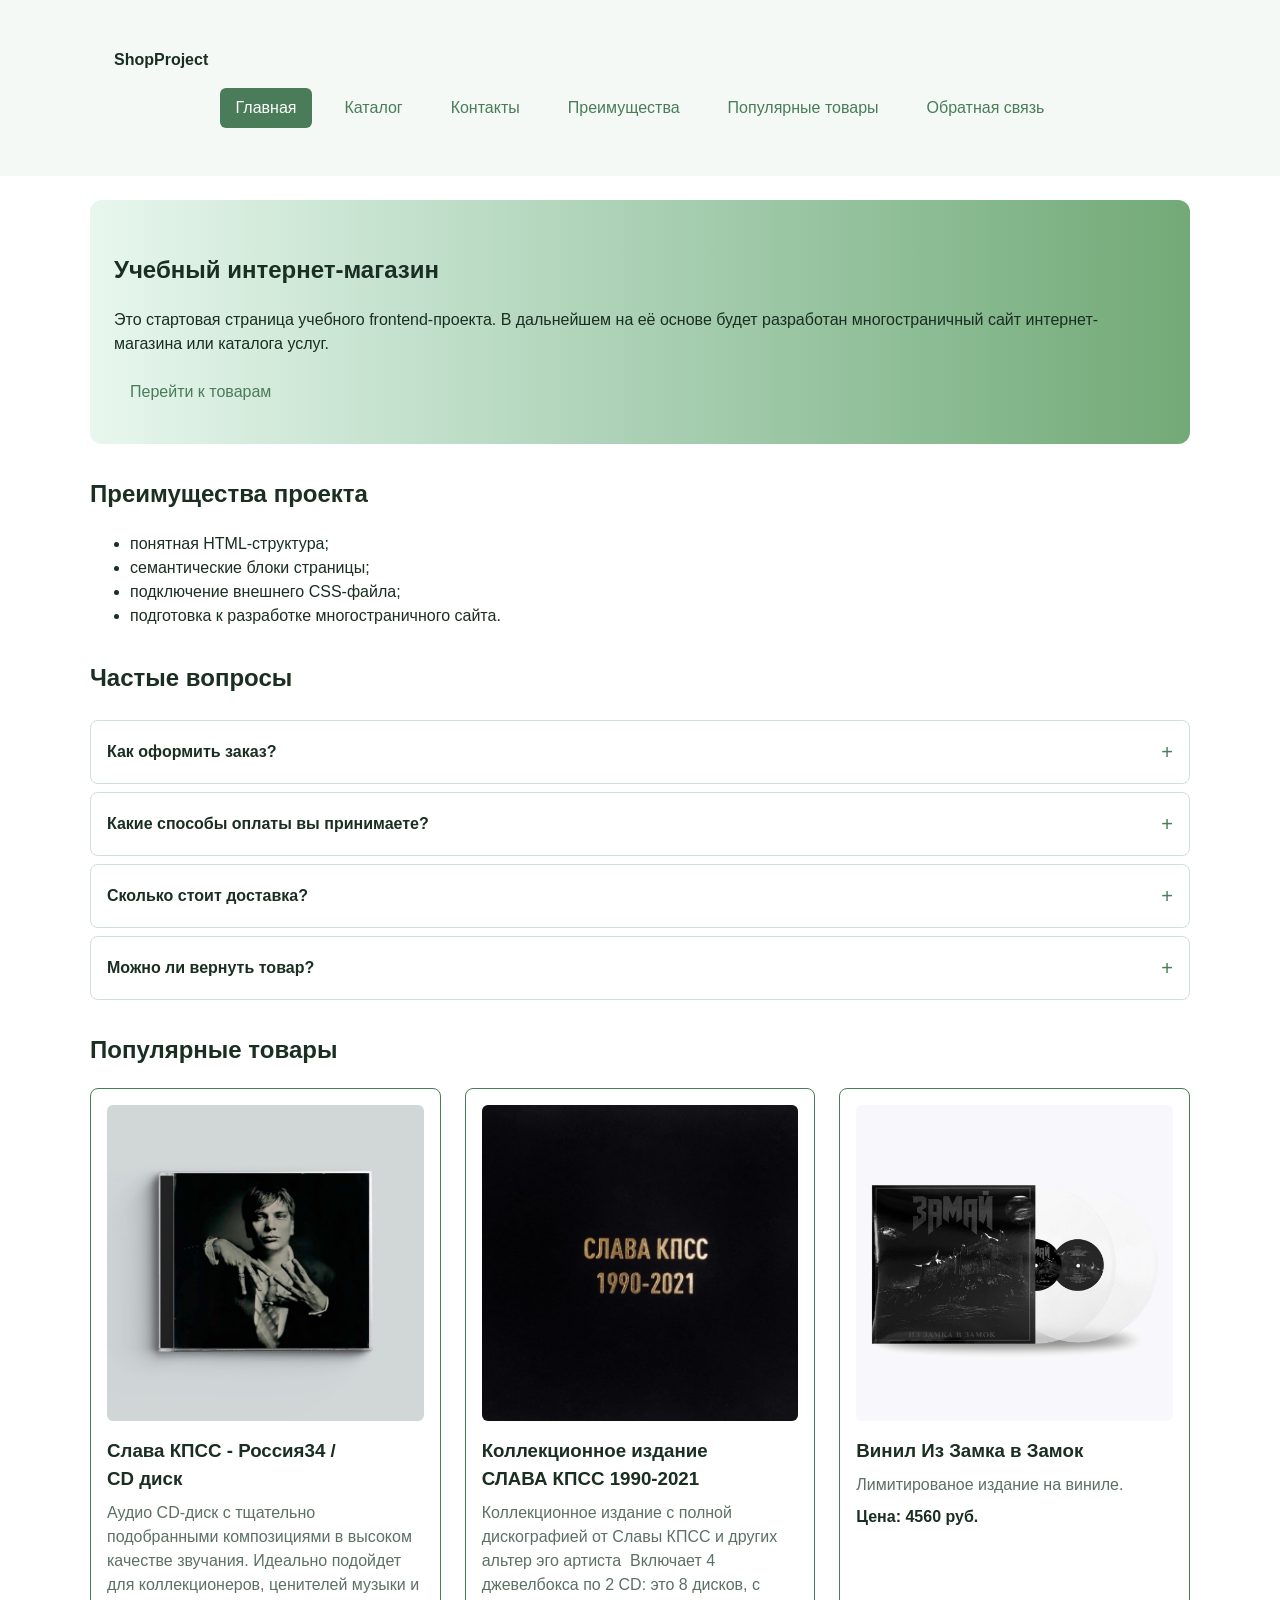
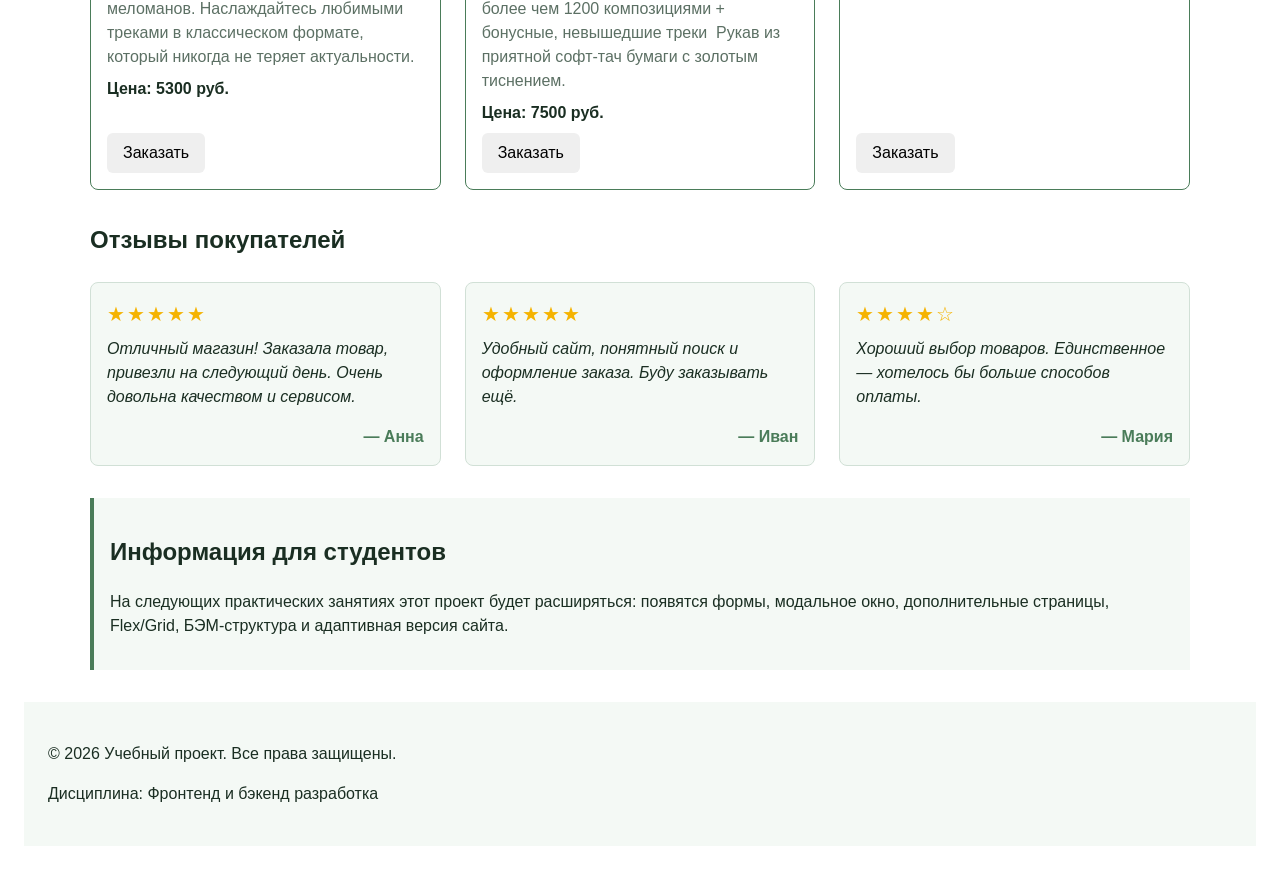
<file: index.html>
<!DOCTYPE html>
<html lang="ru">
<head>
  <meta charset="UTF-8">
  <meta name="viewport" content="width=device-width, initial-scale=1.0">
  <title>Учебный интернет-магазин</title>
  <link rel="stylesheet" href="css/style.css">
  <script src="js/main.js" defer></script>
</head>
<body>
<header class="site-header">
  <div class="site-header__inner">
    <a class="site-header__logo" href="index.html">ShopProject</a>

    <nav class="site-nav" aria-label="Основная навигация">
      <ul class="site-nav__list">
        <li class="site-nav__item">
          <a class="site-nav__link site-nav__link--active" href="index.html">Главная</a>
        </li>
        <li class="site-nav__item">
          <a class="site-nav__link" href="catalog.html">Каталог</a>
        </li>
        <li class="site-nav__item">
          <a class="site-nav__link" href="contacts.html">Контакты</a>
        </li>
        <li class="site-nav__item">
          <a class="site-nav__link" href="index.html#advantages">Преимущества</a>
        </li>
        <li class="site-nav__item">
          <a class="site-nav__link" href="index.html#popular">Популярные товары</a>
        </li>
        <li class="site-nav__item">
          <a class="site-nav__link" href="index.html#contacts">Обратная связь</a>
        </li>
      </ul>
    </nav>
  </div>
</header>

  <main>
    <!-- Основное содержимое страницы -->
    <section class="hero">
      <h1>Учебный интернет-магазин</h1>
      <p>
        Это стартовая страница учебного frontend-проекта.
        В дальнейшем на её основе будет разработан многостраничный сайт
        интернет-магазина или каталога услуг.
      </p>
      <a class="button" href="#popular">Перейти к товарам</a>
    </section>

    <section class="section" id="advantages">
      <h2>Преимущества проекта</h2>

      <ul class="advantages-list">
        <li>понятная HTML-структура;</li>
        <li>семантические блоки страницы;</li>
        <li>подключение внешнего CSS-файла;</li>
        <li>подготовка к разработке многостраничного сайта.</li>
      </ul>
    </section>
    
    <section class="faq" id="faq">
      <h2 class="faq__title">Частые вопросы</h2>

      <div class="faq__list">

        <details class="faq__item">
          <summary class="faq__question">Как оформить заказ?</summary>
          <p class="faq__answer">
            Чтобы оформить заказ, выберите понравившийся товар (CD, винил или коллекционное издание) в разделе «Каталог» или «Популярные товары». Нажмите кнопку «Заказать» — откроется форма заявки, где вам нужно будет указать своё имя, e-mail и номер телефона для связи. После заполнения нажмите «Отправить». Наш менеджер свяжется с вами в течение 15 минут в рабочее время, чтобы подтвердить наличие товара, уточнить детали доставки и согласовать удобный способ оплаты.
          </p>
        </details>

        <details class="faq__item">
          <summary class="faq__question">Какие способы оплаты вы принимаете?</summary>
          <p class="faq__answer">
            Мы стараемся сделать покупку максимально удобной, поэтому принимаем несколько видов оплаты:
          </p>

          <p class="faq__answer">— Банковские карты (Visa, MasterCard, МИР) — оплата проходит на защищённой странице банка;</p>
          <p class="faq__answer"> — Системы быстрых платежей (СБП) — по QR-коду через приложение вашего банка;</p>
          <p class="faq__answer">— Электронные кошельки (ЮMoney);</p>
          <p class="faq__answer">— Наличными курьеру при получении и осмотре заказа;</p>
          <p class="faq__answer">— Безналичный расчёт (для юридических лиц с предоставлением закрывающих документов).</p>

        </details>

        <details class="faq__item">
          <summary class="faq__question">Сколько стоит доставка?</summary>
          <p class="faq__answer">
            Стоимость и сроки доставки зависят от вашего региона и выбранного способа:
          </p>

          <p class="faq__answer">
            — По Москве и Санкт-Петербургу — курьером от 350 рублей (доставка от 1 до 2 дней). При заказе на сумму от 5000 рублей доставка по городу бесплатная;
          </p>

          <p class="faq__answer">
            — По России — Почтой России или курьерской службой (СДЭК, Boxberry) от 400 рублей. Срок доставки составляет от 3 до 7 рабочих дней в зависимости от удалённости региона;
          </p>

          <p class="faq__answer">
          — Самовывоз — абсолютно бесплатно. Вы можете забрать заказ из нашего пункта выдачи по адресу, указанному на странице «Контакты».
          </p>
        </details>

        <details class="faq__item">
          <summary class="faq__question">Можно ли вернуть товар?</summary>
          <p class="faq__answer">
            Да, вы можете вернуть товар в течение 14 дней с момента получения посылки.
          </p>

          <p class="faq__answer">
            Условия возврата: товар не должен быть в употреблении, на нём должны сохраниться оригинальная заводская упаковка, плёнка и все комплектующие (буклеты, вкладыши, наклейки).
          </p>

          <p class="faq__answer">
            Чтобы оформить возврат, свяжитесь с нами через форму обратной связи, приложите фото товара и чек. После проверки состояния возврат денежных средств осуществляется на ту же карту, с которой была произведена оплата, в течение 3–5 рабочих дней. (Обратите внимание: коллекционные издания с нарушенной заводской плёнкой возврату и обмену не подлежат, согласно законодательству).
          </p>
          
        </details>

      </div>
    </section>

    <section class="section" id="popular">
      <h2>Популярные товары</h2>

      <div class="products-grid">
        <article class="product-card product-card--featured">

          <img class="product-card__image" src="images/product-1.jpg" alt="CD диск Слава КПСС" width="300" height="200" loading="lazy">

          <h3 class="product-card__title">Слава КПСС - Россия34 / CD диск</h3>
          <p class="product-card__description">Аудио CD-диск с тщательно подобранными композициями в высоком качестве звучания. Идеально подойдет для коллекционеров, ценителей музыки и меломанов. Наслаждайтесь любимыми треками в классическом формате, который никогда не теряет актуальности.</p>
          <p class="product-card__price">Цена: 5300 руб.</p>
          <button
            class="button product-card__button"
            type="button"
            data-product="Товар 1">Заказать</button>
        </article>

        <article class="product-card product-card--featured">

          <img class="product-card__image" src="images/product-2.jpg" alt="Коллекционный" width="300" height="200" loading="lazy">

          <h3 class="product-card__title">Коллекционное издание СЛАВА КПСС 1990-2021</h3>
          <p class="product-card__description">Коллекционное издание с полной дискографией от Славы КПСС и других альтер эго артиста  Включает 4 джевелбокса по 2 CD: это 8 дисков, с более чем 1200 композициями + бонусные, невышедшие треки  Рукав из приятной софт-тач бумаги с золотым тиснением.</p>
          <p class="product-card__price">Цена: 7500 руб.</p>
          <button
            class="button product-card__button"
            type="button"
            data-product="Товар 2">Заказать</button>
        </article>

        <article class="product-card product-card--featured">

          <img class="product-card__image" src="images/product-3.jpg" alt="Замай" width="300" height="200" loading="lazy">

          <h3 class="product-card__title">Винил Из Замка в Замок</h3>
          <p class="product-card__description">Лимитированое издание на виниле.</p>
          <p class="product-card__price">Цена: 4560 руб.</p>
          <button
            class="button product-card__button"
            type="button"
            data-product="Товар 3">Заказать</button>
        </article>
      </div>
    </section>


    <section class="reviews" id="reviews">
      <h2 class="reviews__title">Отзывы покупателей</h2>

      <div class="reviews__list">

        <article class="review-card">
          <div class="review-card__stars" aria-label="Оценка 5 из 5">★★★★★</div>
          <p class="review-card__text">Отличный магазин! Заказала товар, привезли на следующий день. Очень довольна качеством и сервисом.</p>
          <p class="review-card__author">— Анна</p>
        </article>

        <article class="review-card">
          <div class="review-card__stars" aria-label="Оценка 5 из 5">★★★★★</div>
          <p class="review-card__text">Удобный сайт, понятный поиск и оформление заказа. Буду заказывать ещё.</p>
          <p class="review-card__author">— Иван</p>
        </article>

        <article class="review-card">
          <div class="review-card__stars" aria-label="Оценка 4 из 5">★★★★☆</div>
          <p class="review-card__text">Хороший выбор товаров. Единственное — хотелось бы больше способов оплаты.</p>
          <p class="review-card__author">— Мария</p>
        </article>

      </div>
    </section>


    <aside class="aside-info">
      <h2>Информация для студентов</h2>
      <p>
        На следующих практических занятиях этот проект будет расширяться:
        появятся формы, модальное окно, дополнительные страницы, Flex/Grid,
        БЭМ-структура и адаптивная версия сайта.
      </p>
    </aside>

    <footer id="contacts">
      <p>&copy; 2026 Учебный проект. Все права защищены.</p>
      <p>Дисциплина: Фронтенд и бэкенд разработка</p>
    </footer>

  </main>
  <dialog class="order-dialog" id="order-dialog" aria-labelledby="order-dialog-title">
    <h2 class="order-dialog__title" id="order-dialog-title">Оформление заявки</h2>

    <form class="order-form" id="order-form" action="#" method="post" novalidate>
      <input
        class="order-form__input"
        id="selected-product"
        name="selected-product"
        type="hidden"
      >

      <div class="order-form__field">
        <label class="order-form__label" for="order-name">Имя</label>
        <input
          class="order-form__input"
          id="order-name"
          name="name"
          type="text"
          placeholder="Введите ваше имя"
          minlength="2"
          autocomplete="given-name"
          required
        >
      </div>

      <div class="order-form__field">
        <label class="order-form__label" for="order-email">E-mail</label>
        <input
          class="order-form__input"
          id="order-email"
          name="email"
          type="email"
          placeholder="example@mail.ru"
          autocomplete="email"
          required
        >
      </div>

      <div class="order-form__field">
        <label class="order-form__label" for="order-phone">Телефон</label>
        <input
          class="order-form__input"
          id="order-phone"
          name="phone"
          type="tel"
          inputmode="tel"
          placeholder="+7 (900) 000-00-00"
          pattern="^\+7 \(\d{3}\) \d{3}-\d{2}-\d{2}$"
          required
        >
        <small class="order-form__hint">Формат: +7 (900) 000-00-00</small>
      </div>

      <div class="order-form__field">
        <label class="order-form__label" for="order-date">Дата связи</label>
        <input
          class="order-form__input"
          id="order-date"
          name="date"
          type="date"
        >
      </div>

      <div class="order-form__field">
        <label class="order-form__label" for="order-topic">Тема заявки</label>
        <select class="order-form__input" id="order-topic" name="topic" required>
          <option value="">Выберите тему</option>
          <option value="product">Заказ товара</option>
          <option value="consultation">Консультация</option>
          <option value="delivery">Доставка</option>
        </select>
      </div>

      <div class="order-form__field">
        <label class="order-form__label" for="order-comment">Комментарий</label>
        <textarea
          class="order-form__input"
          id="order-comment"
          name="comment"
          rows="4"
          placeholder="Укажите дополнительную информацию"
        ></textarea>
      </div>

      <div class="order-form__field order-form__field--checkbox">
        <label class="order-form__label">
          <input
            class="order-form__checkbox"
            id="order-agreement"
            name="agreement"
            type="checkbox"
            required
          >
          Я согласен на обработку данных
        </label>
      </div>

      <div class="order-form__actions">
        <button class="button button--secondary" type="button" id="close-order-dialog">
          Закрыть
        </button>
        <button class="button button--primary" type="submit">
          Отправить заявку
        </button>
      </div>
    </form>
  </dialog>

  <p class="success-message" id="success-message" hidden>
    Форма успешно отправлена!
  </p>

</body>
</html>
</file>
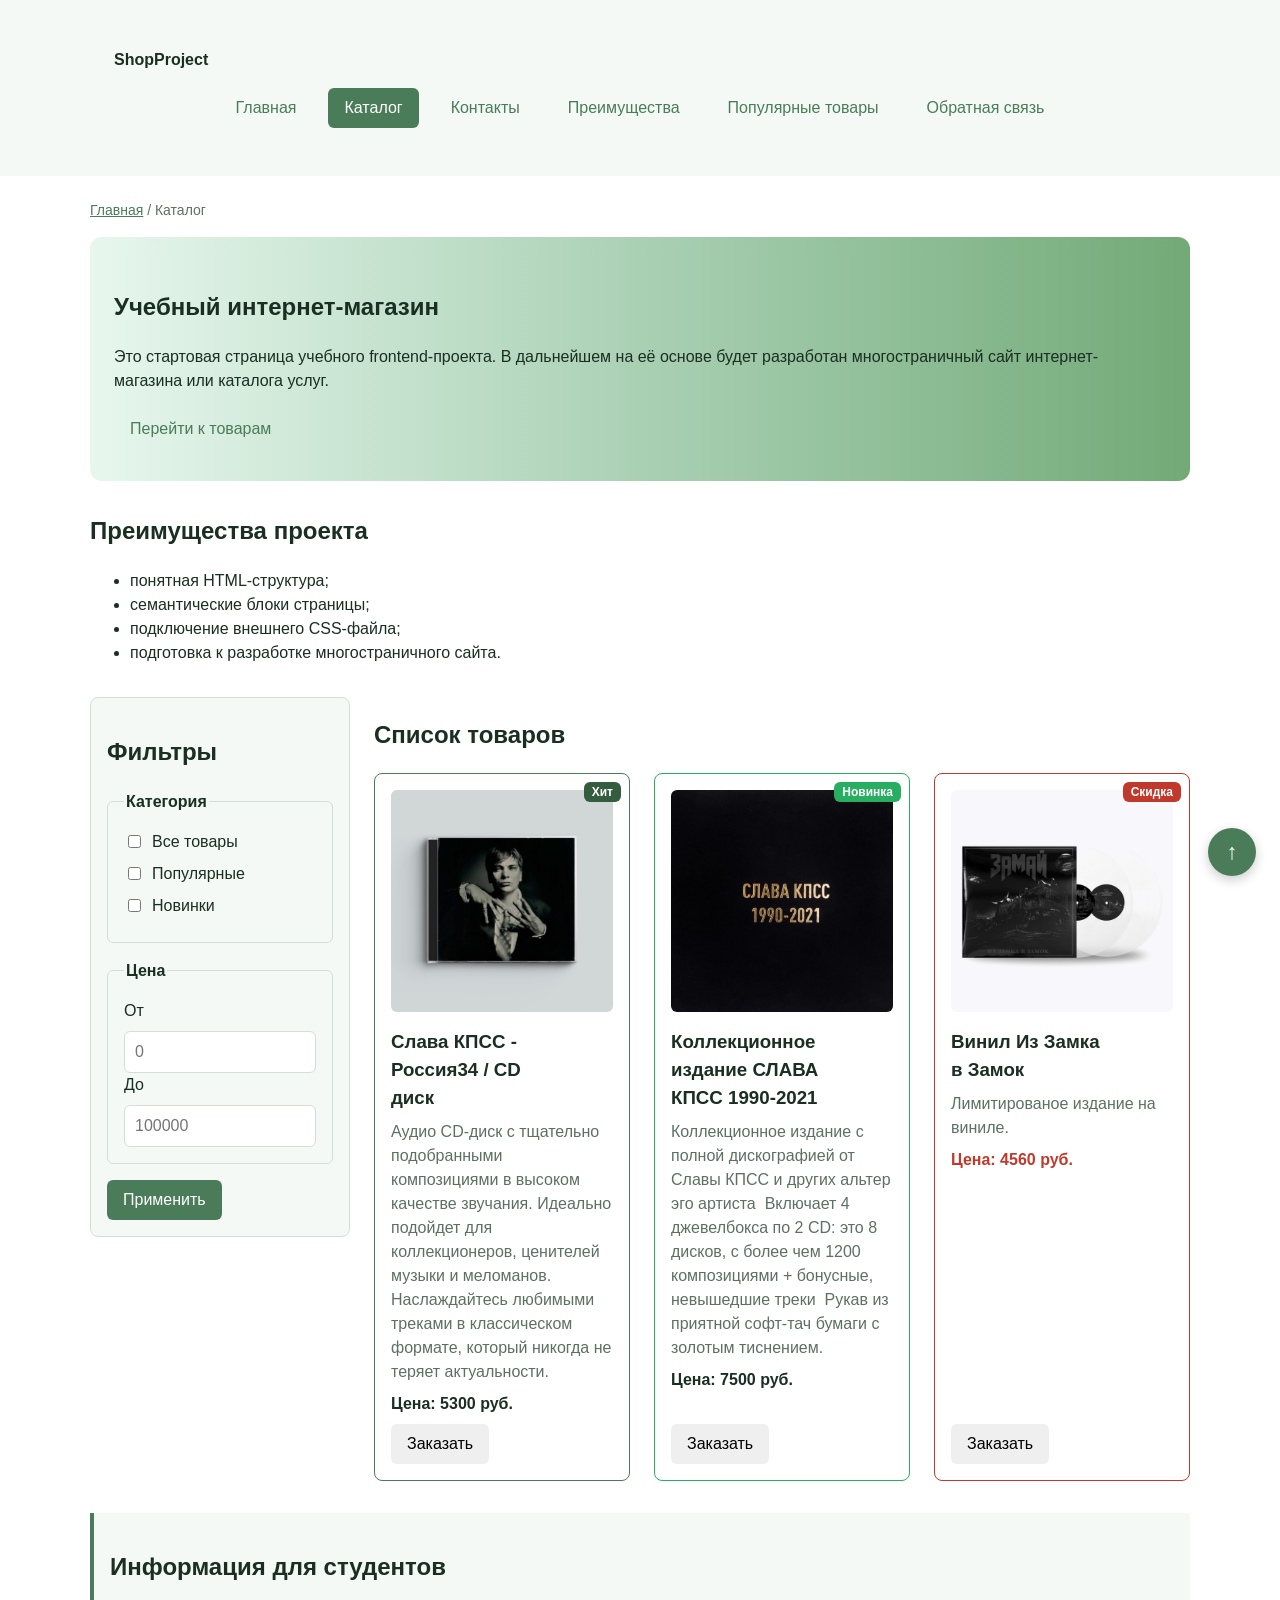
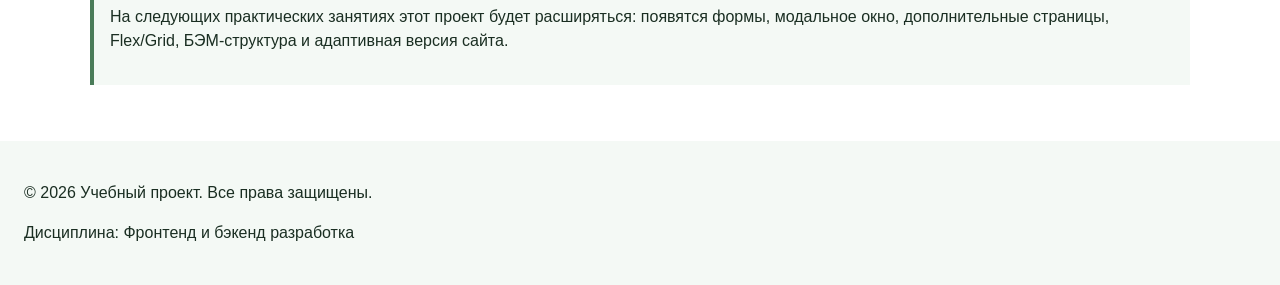
<file: catalog.html>
<!DOCTYPE html>
<html lang="ru">

<head>
  <meta charset="UTF-8">
  <meta name="viewport" content="width=device-width, initial-scale=1.0">
  <title>Каталог товаров</title>

  <link rel="stylesheet" href="css/style.css">
  <script src="js/main.js" defer></script>
</head>

<body id="top">
  <header class="site-header">
    <div class="site-header__inner">
      <a class="site-header__logo" href="index.html">ShopProject</a>

      <nav class="site-nav" aria-label="Основная навигация">
        <ul class="site-nav__list">
          <li class="site-nav__item">
            <a class="site-nav__link" href="index.html">Главная</a>
          </li>
          <li class="site-nav__item">
            <a class="site-nav__link site-nav__link--active" href="catalog.html">Каталог</a>
          </li>
          <li class="site-nav__item">
            <a class="site-nav__link" href="contacts.html">Контакты</a>
          </li>
          <li class="site-nav__item">
            <a class="site-nav__link" href="index.html#advantages">Преимущества</a>
          </li>
          <li class="site-nav__item">
            <a class="site-nav__link" href="index.html#popular">Популярные товары</a>
          </li>
          <li class="site-nav__item">
            <a class="site-nav__link" href="index.html#contacts">Обратная связь</a>
          </li>
        </ul>
      </nav>
    </div>
  </header>


  <main>
    <nav class="breadcrumbs" aria-label="Хлебные крошки">
      <a class="breadcrumbs__link" href="index.html">Главная</a>
      <span class="breadcrumbs__current">Каталог</span>
    </nav>

    <section class="hero">

      <h1>Учебный интернет-магазин</h1>

      <p>
        Это стартовая страница учебного frontend-проекта.
        В дальнейшем на её основе будет разработан многостраничный сайт
        интернет-магазина или каталога услуг.
      </p>

      <a class="button" href="#popular">Перейти к товарам</a>

    </section>


    <section class="section" id="advantages">

      <h2>Преимущества проекта</h2>

      <ul class="advantages-list">
        <li>понятная HTML-структура;</li>
        <li>семантические блоки страницы;</li>
        <li>подключение внешнего CSS-файла;</li>
        <li>подготовка к разработке многостраничного сайта.</li>
      </ul>

    </section>

    <section class="catalog-layout">
      <aside class="catalog-filters">
        <h2 class="catalog-filters__title">Фильтры</h2>

        <form class="catalog-filters__form" action="#" method="get">
          <fieldset class="catalog-filters__fieldset">
            <legend class="catalog-filters__legend">Категория</legend>

            <label class="catalog-filters__label">
              <input class="catalog-filters__input catalog-filters__input--checkbox" type="checkbox" name="category" value="all">
              Все товары
            </label>

            <label class="catalog-filters__label">
              <input class="catalog-filters__input catalog-filters__input--checkbox" type="checkbox" name="category" value="popular">
              Популярные
            </label>

            <label class="catalog-filters__label">
              <input class="catalog-filters__input catalog-filters__input--checkbox" type="checkbox" name="category" value="new">
              Новинки
            </label>
          </fieldset>

          <fieldset class="catalog-filters__fieldset">
            <legend class="catalog-filters__legend">Цена</legend>

            <label class="catalog-filters__label" for="price-from">От</label>
            <input class="catalog-filters__input" id="price-from" name="price-from" type="number" min="0" placeholder="0">

            <label class="catalog-filters__label" for="price-to">До</label>
            <input class="catalog-filters__input" id="price-to" name="price-to" type="number" min="0" placeholder="100000">
          </fieldset>

          <button class="button button--primary" type="submit">Применить</button>
        </form>
      </aside>

      <section class="catalog-products">
        <h2 class="catalog-products__title">Список товаров</h2>

        <div class="products-grid">

          <article class="product-card product-card--featured">
            <span class="product-card__badge product-card__badge--hit">Хит</span>

            <img class="product-card__image" src="images/product-1.jpg" alt="Слава КПСС - Россия34" width="300" height="200" loading="lazy">

            <h3 class="product-card__title">
              <a href="product.html" style="color: inherit; text-decoration: none;">Слава КПСС - Россия34 / CD диск</a>
            </h3>

            <p class="product-card__description">Аудио CD-диск с тщательно подобранными композициями в высоком качестве звучания. Идеально подойдет для коллекционеров, ценителей музыки и меломанов. Наслаждайтесь любимыми треками в классическом формате, который никогда не теряет актуальности.</p>
            <p class="product-card__price">Цена: 5300 руб.</p>
            <button
              class="button product-card__button"
              type="button"
              data-product="Товар 1"
            >
              Заказать
            </button>
          </article>

          <article class="product-card product-card--new">
            <span class="product-card__badge product-card__badge--new">Новинка</span>

            <img class="product-card__image" src="images/product-2.jpg" alt="Коллекционное издание СЛАВА КПСС 1990-2021" width="300" height="200" loading="lazy">

            <h3 class="product-card__title">
              <a href="product-2.html" style="color: inherit; text-decoration: none;">Коллекционное издание СЛАВА КПСС 1990-2021</a>
            </h3>

            <p class="product-card__description">Коллекционное издание с полной дискографией от Славы КПСС и других альтер эго артиста  Включает 4 джевелбокса по 2 CD: это 8 дисков, с более чем 1200 композициями + бонусные, невышедшие треки  Рукав из приятной софт-тач бумаги с золотым тиснением.</p>
            <p class="product-card__price">Цена: 7500 руб.</p>
            <button
              class="button product-card__button"
              type="button"
              data-product="Товар 2"
            >
              Заказать
            </button>
          </article>

          <article class="product-card product-card--discount">
            <span class="product-card__badge product-card__badge--discount">Скидка</span>

            <img class="product-card__image" src="images/product-3.jpg" alt="Замай" width="300" height="200" loading="lazy">

            <h3 class="product-card__title">
              <a href="product-3.html" style="color: inherit; text-decoration: none;">Винил Из Замка в Замок</a>
            </h3>

            <p class="product-card__description">Лимитированое издание на виниле.</p>
            <p class="product-card__price">Цена: 4560 руб.</p>
            <button
              class="button product-card__button"
              type="button"
              data-product="Товар 3"
            >
              Заказать
            </button>
          </article>

        </div>
      </section>
    </section>


    <aside class="aside-info">

      <h2>Информация для студентов</h2>

      <p>
        На следующих практических занятиях этот проект будет расширяться:
        появятся формы, модальное окно, дополнительные страницы, Flex/Grid,
        БЭМ-структура и адаптивная версия сайта.
      </p>

    </aside>

  </main>


  <footer id="contacts">

    <p>
      &copy; 2026 Учебный проект. Все права защищены.
    </p>

    <p>
      Дисциплина: Фронтенд и бэкенд разработка
    </p>

  </footer>


  <dialog
    class="order-dialog"
    id="order-dialog"
    aria-labelledby="order-dialog-title">

    <h2 id="order-dialog-title">Оформление заявки</h2>

    <form
      class="order-form"
      id="order-form"
      action="#"
      method="post"
      novalidate>

      <input
        class="order-form__input"
        id="selected-product"
        name="selected-product"
        type="hidden">

      <div class="order-form__field">
        <label class="order-form__label" for="order-name">Имя</label>
        <input
          class="order-form__input"
          id="order-name"
          name="name"
          type="text"
          placeholder="Введите ваше имя"
          minlength="2"
          autocomplete="given-name"
          required>
      </div>

      <div class="order-form__field">
        <label class="order-form__label" for="order-email">E-mail</label>
        <input
          class="order-form__input"
          id="order-email"
          name="email"
          type="email"
          placeholder="example@mail.ru"
          autocomplete="email"
          required>
      </div>

      <div class="order-form__field">
        <label class="order-form__label" for="order-phone">Телефон</label>
        <input
          class="order-form__input"
          id="order-phone"
          name="phone"
          type="tel"
          inputmode="tel"
          placeholder="+7 (900) 000-00-00"
          pattern="^\+7 \(\d{3}\) \d{3}-\d{2}-\d{2}$"
          required>
        <small class="order-form__hint">Формат: +7 (900) 000-00-00</small>
      </div>

      <div class="order-form__field">
        <label class="order-form__label" for="order-date">Дата связи</label>
        <input
          class="order-form__input"
          id="order-date"
          name="date"
          type="date">
      </div>

      <div class="order-form__field">
        <label class="order-form__label" for="order-topic">Тема заявки</label>
        <select
          class="order-form__select"
          id="order-topic"
          name="topic"
          required>
          <option value="">Выберите тему</option>
          <option value="product">Заказ товара</option>
          <option value="consultation">Консультация</option>
          <option value="delivery">Доставка</option>
        </select>
      </div>

      <div class="order-form__field">
        <label class="order-form__label" for="order-comment">Комментарий</label>
        <textarea
          class="order-form__textarea"
          id="order-comment"
          name="comment"
          rows="4"
          placeholder="Укажите дополнительную информацию"
        ></textarea>
      </div>

      <div class="order-form__field order-form__field--checkbox">
        <label class="order-form__label">
          <input
            class="order-form__checkbox"
            id="order-agreement"
            name="agreement"
            type="checkbox"
            required>
          Я согласен на обработку данных
        </label>
      </div>

      <div class="order-form__actions">
        <button
          class="button button--secondary"
          type="button"
          id="close-order-dialog">
          Закрыть
        </button>
        <button
          class="button button--primary"
          type="submit">
          Отправить заявку
        </button>
      </div>
    </form>
  </dialog>


  <p
    class="success-message"
    id="success-message"
    hidden>
    Форма успешно отправлена!
  </p>


  <a class="back-to-top" href="#top" aria-label="Вернуться наверх">↑</a>


</body>
</html>
</file>
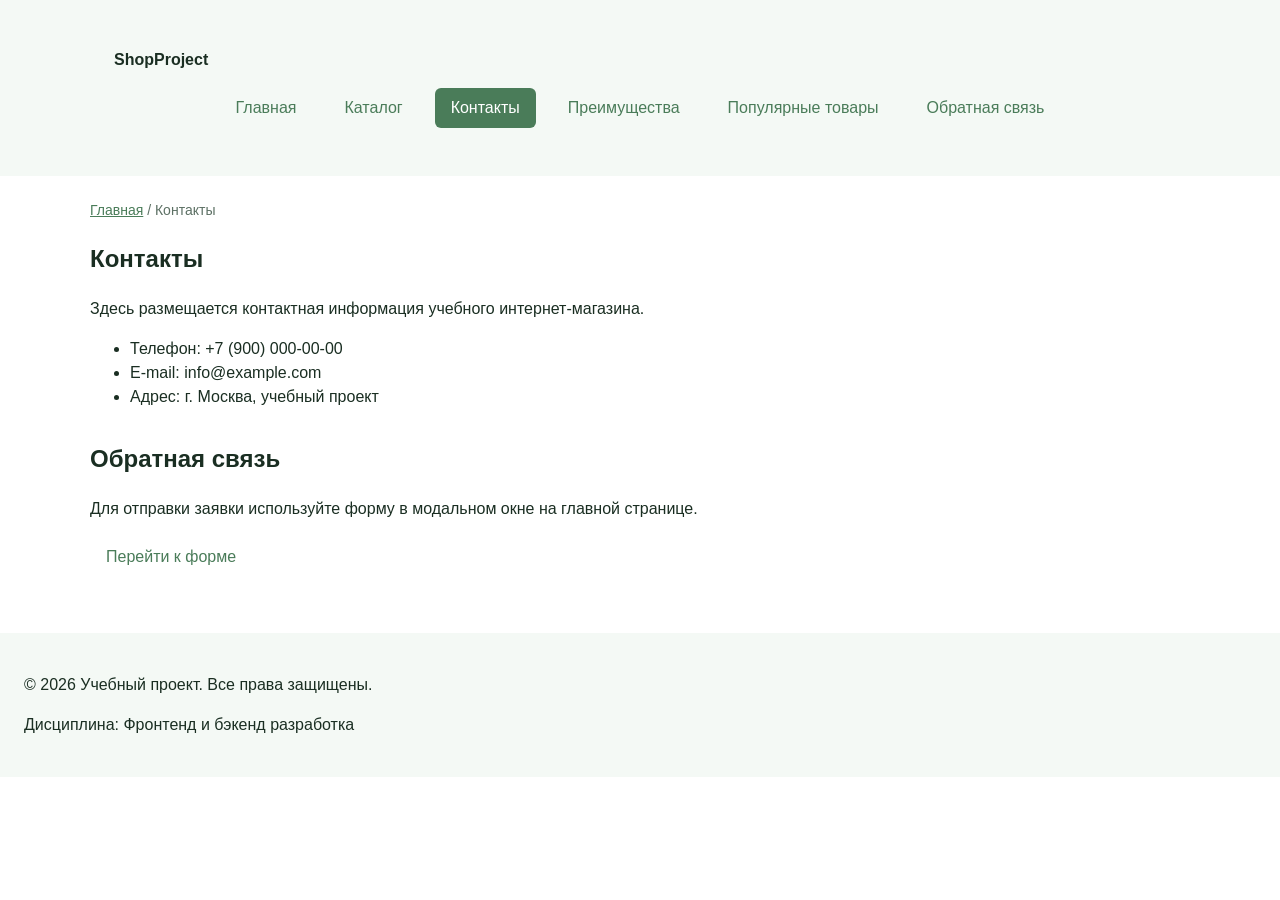
<file: contacts.html>
<!DOCTYPE html>
<html lang="ru">
<head>
  <meta charset="UTF-8">
  <meta name="viewport" content="width=device-width, initial-scale=1.0">
  <meta name="description" content="Контактная информация учебного интернет-магазина.">
  <title>Контакты — Учебный интернет-магазин</title>
  <link rel="stylesheet" href="css/style.css">
</head>
<body>
  <header class="site-header">
    <div class="site-header__inner">
      <a class="site-header__logo" href="index.html">ShopProject</a>

      <nav class="site-nav" aria-label="Основная навигация">
        <ul class="site-nav__list">
          <li class="site-nav__item">
            <a class="site-nav__link" href="index.html">Главная</a>
          </li>
          <li class="site-nav__item">
            <a class="site-nav__link" href="catalog.html">Каталог</a>
          </li>
          <li class="site-nav__item">
            <a class="site-nav__link site-nav__link--active" href="contacts.html">Контакты</a>
          </li>
          <li class="site-nav__item">
            <a class="site-nav__link" href="index.html#advantages">Преимущества</a>
          </li>
          <li class="site-nav__item">
            <a class="site-nav__link" href="index.html#popular">Популярные товары</a>
          </li>
          <li class="site-nav__item">
            <a class="site-nav__link" href="index.html#contacts">Обратная связь</a>
          </li>
        </ul>
      </nav>
    </div>
  </header>

  <main>
    <nav class="breadcrumbs" aria-label="Хлебные крошки">
      <a class="breadcrumbs__link" href="index.html">Главная</a>
      <span class="breadcrumbs__current">Контакты</span>
    </nav>

    <section class="section">
      <h1>Контакты</h1>
      <p>
        Здесь размещается контактная информация учебного интернет-магазина.
      </p>

      <ul>
        <li>Телефон: +7 (900) 000-00-00</li>
        <li>E-mail: info@example.com</li>
        <li>Адрес: г. Москва, учебный проект</li>
      </ul>
    </section>

    <section class="section" id="feedback">
      <h2>Обратная связь</h2>
      <p>
        Для отправки заявки используйте форму в модальном окне на главной странице.
      </p>
      <a class="button" href="index.html#contacts">Перейти к форме</a>
    </section>
  </main>

  <footer>
    <p>&copy; 2026 Учебный проект. Все права защищены.</p>
    <p>Дисциплина: Фронтенд и бэкенд разработка</p>
  </footer>
</body>
</html>
</file>
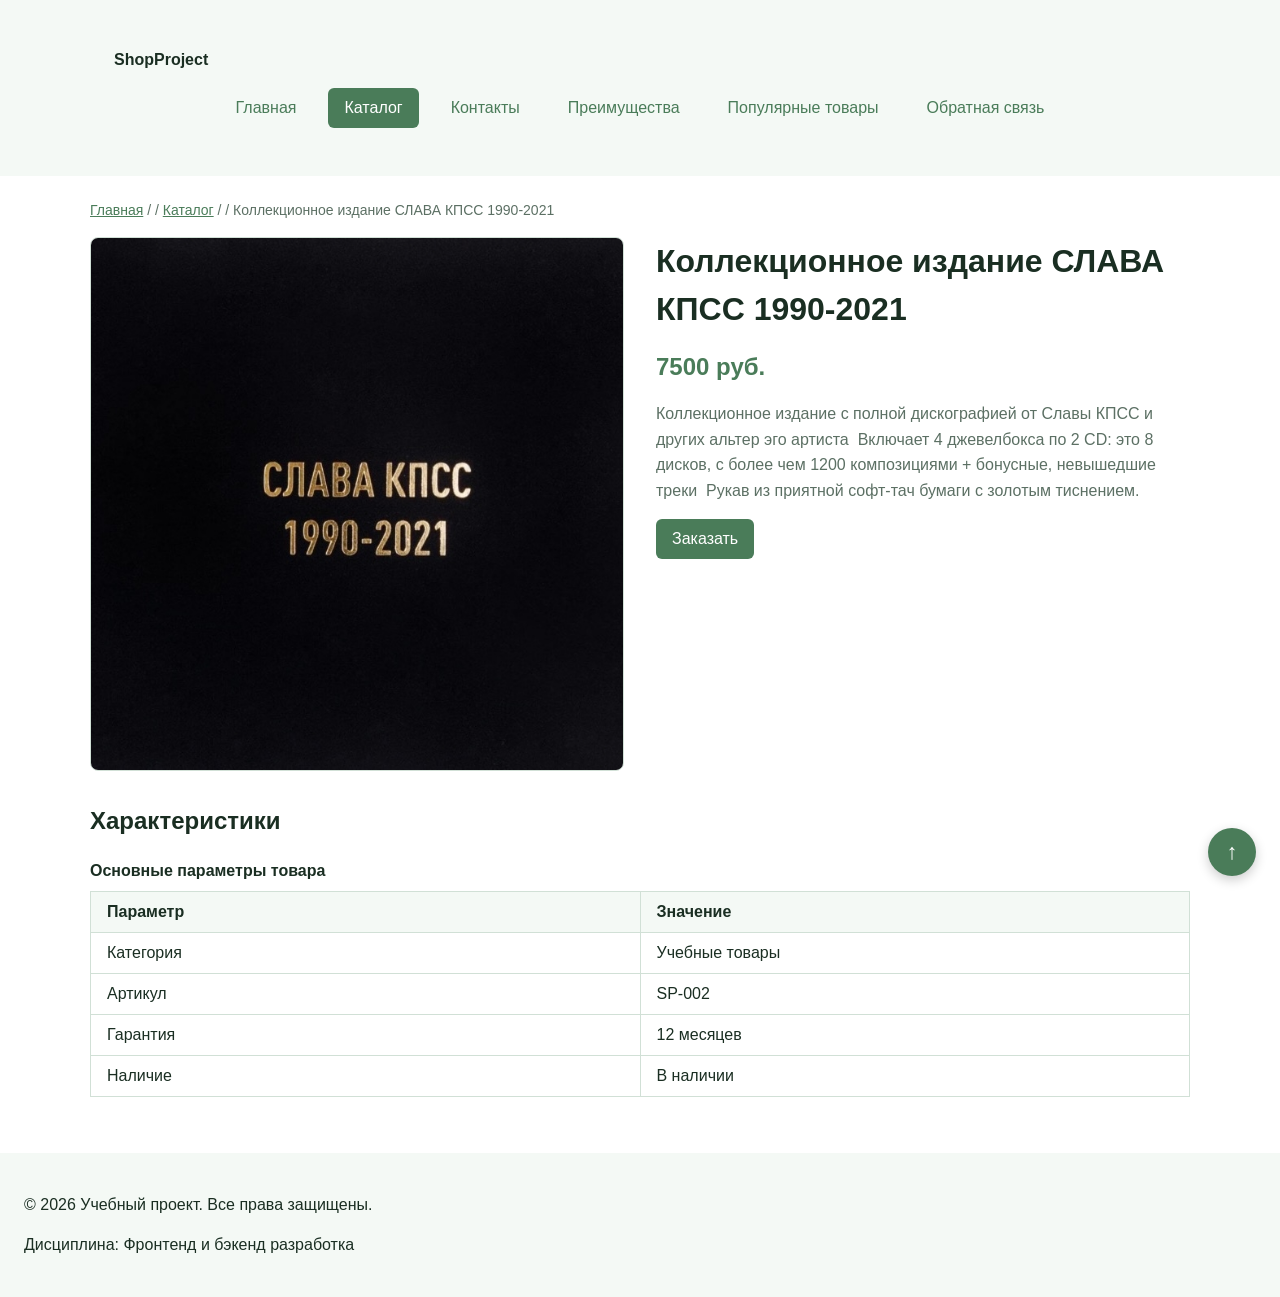
<file: product-2.html>
<!DOCTYPE html>
<html lang="ru">
<head>
  <meta charset="UTF-8">
  <meta name="viewport" content="width=device-width, initial-scale=1.0">
  <title>Коллекционное издание СЛАВА КПСС 1990-2021 — ShopProject</title>
  <meta name="description" content="Подробная информация о товаре 1 в учебном интернет-магазине ShopProject.">
  <link rel="stylesheet" href="css/style.css">
  <script src="js/main.js" defer></script>
</head>
<body id="top">

  <header class="site-header">
    <div class="site-header__inner">
      <a class="site-header__logo" href="index.html">ShopProject</a>

      <nav class="site-nav" aria-label="Основная навигация">
        <ul class="site-nav__list">
          <li class="site-nav__item">
            <a class="site-nav__link" href="index.html">Главная</a>
          </li>
          <li class="site-nav__item">
            <a class="site-nav__link site-nav__link--active" href="catalog.html">Каталог</a>
          </li>
          <li class="site-nav__item">
            <a class="site-nav__link" href="contacts.html">Контакты</a>
          </li>
          <li class="site-nav__item">
            <a class="site-nav__link" href="index.html#advantages">Преимущества</a>
          </li>
          <li class="site-nav__item">
            <a class="site-nav__link" href="index.html#popular">Популярные товары</a>
          </li>
          <li class="site-nav__item">
            <a class="site-nav__link" href="index.html#contacts">Обратная связь</a>
          </li>
        </ul>
      </nav>
    </div>
  </header>

  <main>
    <nav class="breadcrumbs" aria-label="Хлебные крошки">
      <a class="breadcrumbs__link" href="index.html">Главная</a>
      <span class="breadcrumbs__current"> / </span>
      <a class="breadcrumbs__link" href="catalog.html">Каталог</a>
      <span class="breadcrumbs__current"> / Коллекционное издание СЛАВА КПСС 1990-2021</span>
    </nav>

    <article class="product-detail">
      <img 
        class="product-detail__image" 
        src="images/product-2.jpg" 
        alt="Учебный товар 2 — общий вид" 
        width="600" 
        height="400"
      >

      <div class="product-detail__info">
        <h1 class="product-detail__title">Коллекционное издание СЛАВА КПСС 1990-2021</h1>
        <p class="product-detail__price">7500 руб.</p>
        <p class="product-detail__description">
          Коллекционное издание с полной дискографией от Славы КПСС и других альтер эго артиста  Включает 4 джевелбокса по 2 CD: это 8 дисков, с более чем 1200 композициями + бонусные, невышедшие треки  Рукав из приятной софт-тач бумаги с золотым тиснением.
        </p>

        <button class="button button--primary product-card__button" type="button" data-product="Товар 2">
        Заказать
        </button>

      </div>
    </article>

    <section class="product-specs" style="max-width: var(--container-width); margin: 0 auto var(--space-xl);">
      <h2>Характеристики</h2>
      <table class="product-table">
        <caption>Основные параметры товара</caption>
        <thead>
          <tr>
            <th>Параметр</th>
            <th>Значение</th>
          </tr>
        </thead>
        <tbody>
          <tr>
            <td>Категория</td>
            <td>Учебные товары</td>
          </tr>
          <tr>
            <td>Артикул</td>
            <td>SP-002</td>
          </tr>
          <tr>
            <td>Гарантия</td>
            <td>12 месяцев</td>
          </tr>
          <tr>
            <td>Наличие</td>
            <td>В наличии</td>
          </tr>
        </tbody>
      </table>
    </section>
  </main>

  <footer id="contacts">
    <p>&copy; 2026 Учебный проект. Все права защищены.</p>
    <p>Дисциплина: Фронтенд и бэкенд разработка</p>
  </footer>
  
  <dialog
    class="order-dialog"
    id="order-dialog"
    aria-labelledby="order-dialog-title">

    <h2 id="order-dialog-title">Оформление заявки</h2>

    <form
      class="order-form"
      id="order-form"
      action="#"
      method="post"
      novalidate>

      <input
        class="order-form__input"
        id="selected-product"
        name="selected-product"
        type="hidden">

      <div class="order-form__field">
        <label class="order-form__label" for="order-name">Имя</label>
        <input
          class="order-form__input"
          id="order-name"
          name="name"
          type="text"
          placeholder="Введите ваше имя"
          minlength="2"
          autocomplete="given-name"
          required>
      </div>

      <div class="order-form__field">
        <label class="order-form__label" for="order-email">E-mail</label>
        <input
          class="order-form__input"
          id="order-email"
          name="email"
          type="email"
          placeholder="example@mail.ru"
          autocomplete="email"
          required>
      </div>

      <div class="order-form__field">
        <label class="order-form__label" for="order-phone">Телефон</label>
        <input
          class="order-form__input"
          id="order-phone"
          name="phone"
          type="tel"
          inputmode="tel"
          placeholder="+7 (900) 000-00-00"
          pattern="^\+7 \(\d{3}\) \d{3}-\d{2}-\d{2}$"
          required>
        <small class="order-form__hint">Формат: +7 (900) 000-00-00</small>
      </div>

      <div class="order-form__field">
        <label class="order-form__label" for="order-date">Дата связи</label>
        <input
          class="order-form__input"
          id="order-date"
          name="date"
          type="date">
      </div>

      <div class="order-form__field">
        <label class="order-form__label" for="order-topic">Тема заявки</label>
        <select
          class="order-form__select"
          id="order-topic"
          name="topic"
          required>
          <option value="">Выберите тему</option>
          <option value="product">Заказ товара</option>
          <option value="consultation">Консультация</option>
          <option value="delivery">Доставка</option>
        </select>
      </div>

      <div class="order-form__field">
        <label class="order-form__label" for="order-comment">Комментарий</label>
        <textarea
          class="order-form__textarea"
          id="order-comment"
          name="comment"
          rows="4"
          placeholder="Укажите дополнительную информацию"
        ></textarea>
      </div>

      <div class="order-form__field order-form__field--checkbox">
        <label class="order-form__label">
          <input
            class="order-form__checkbox"
            id="order-agreement"
            name="agreement"
            type="checkbox"
            required>
          Я согласен на обработку данных
        </label>
      </div>

      <div class="order-form__actions">
        <button
          class="button button--secondary"
          type="button"
          id="close-order-dialog">
          Закрыть
        </button>
        <button
          class="button button--primary"
          type="submit">
          Отправить заявку
        </button>
      </div>
    </form>
  </dialog>

  <p class="success-message" id="success-message" hidden>Форма успешно отправлена!</p>

  <a class="back-to-top" href="#top" aria-label="Вернуться наверх">↑</a>

</body>
</html>
</file>
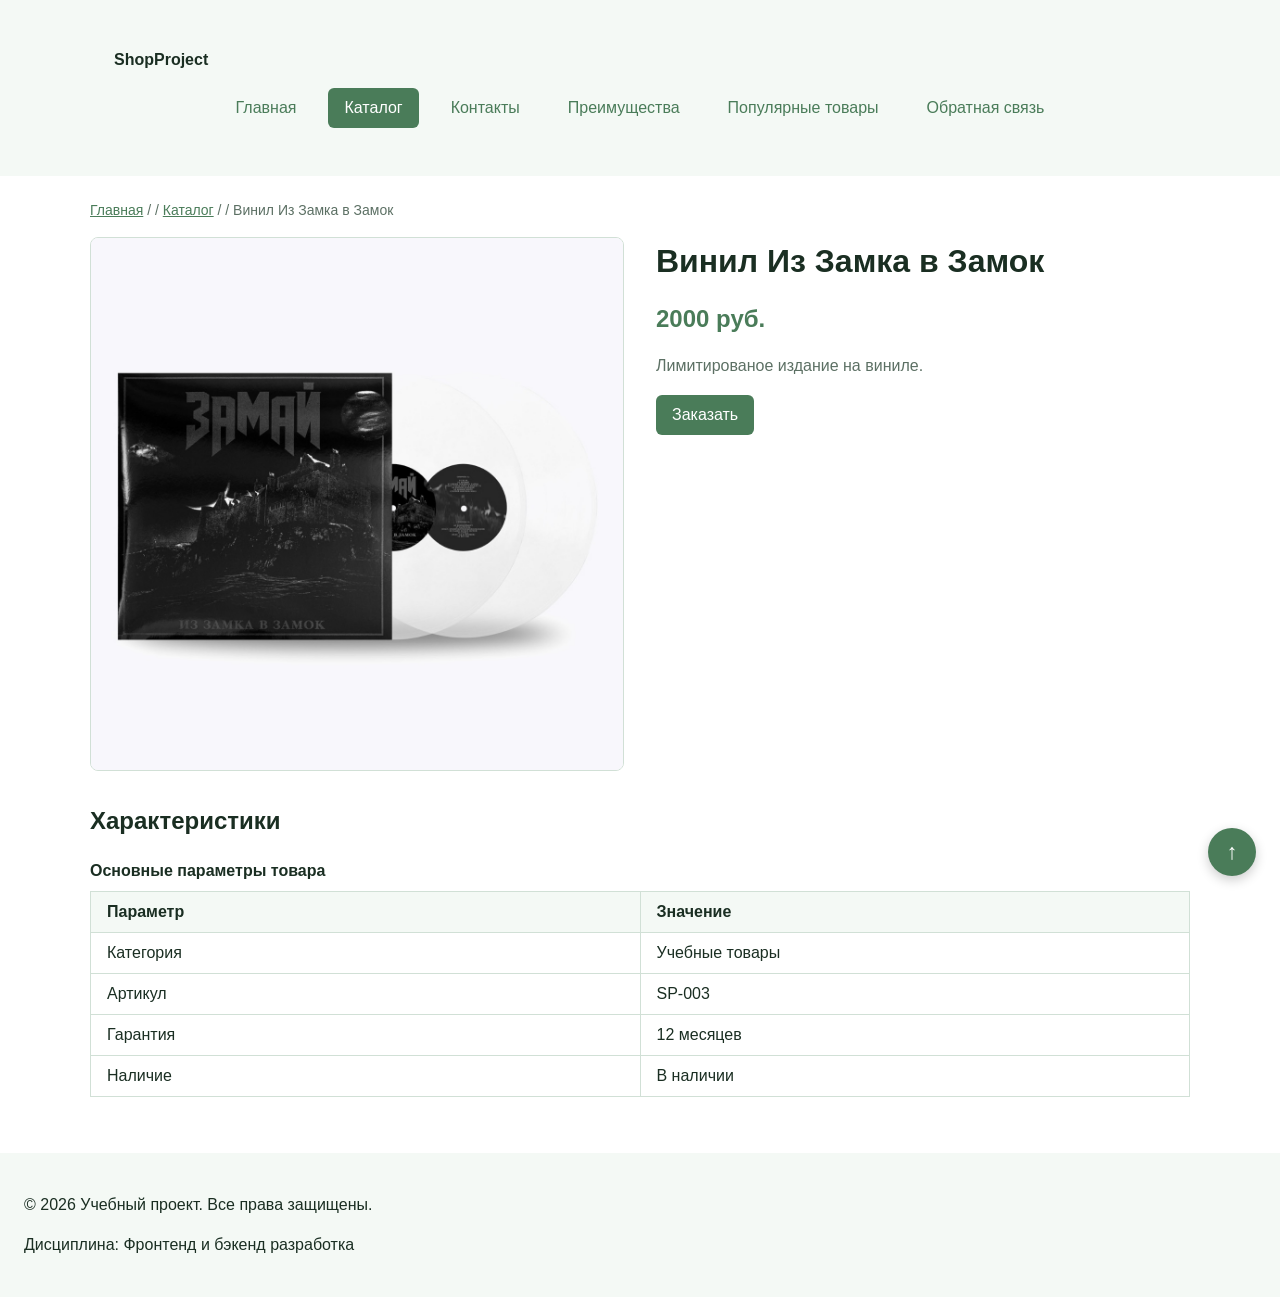
<file: product-3.html>
<!DOCTYPE html>
<html lang="ru">
<head>
  <meta charset="UTF-8">
  <meta name="viewport" content="width=device-width, initial-scale=1.0">
  <title>Винил Из Замка в Замок — ShopProject</title>
  <meta name="description" content="Подробная информация о товаре 1 в учебном интернет-магазине ShopProject.">
  <link rel="stylesheet" href="css/style.css">
  <script src="js/main.js" defer></script>
</head>
<body id="top">

  <header class="site-header">
    <div class="site-header__inner">
      <a class="site-header__logo" href="index.html">ShopProject</a>

      <nav class="site-nav" aria-label="Основная навигация">
        <ul class="site-nav__list">
          <li class="site-nav__item">
            <a class="site-nav__link" href="index.html">Главная</a>
          </li>
          <li class="site-nav__item">
            <a class="site-nav__link site-nav__link--active" href="catalog.html">Каталог</a>
          </li>
          <li class="site-nav__item">
            <a class="site-nav__link" href="contacts.html">Контакты</a>
          </li>
          <li class="site-nav__item">
            <a class="site-nav__link" href="index.html#advantages">Преимущества</a>
          </li>
          <li class="site-nav__item">
            <a class="site-nav__link" href="index.html#popular">Популярные товары</a>
          </li>
          <li class="site-nav__item">
            <a class="site-nav__link" href="index.html#contacts">Обратная связь</a>
          </li>
        </ul>
      </nav>
    </div>
  </header>

  <main>
    <nav class="breadcrumbs" aria-label="Хлебные крошки">
      <a class="breadcrumbs__link" href="index.html">Главная</a>
      <span class="breadcrumbs__current"> / </span>
      <a class="breadcrumbs__link" href="catalog.html">Каталог</a>
      <span class="breadcrumbs__current"> / Винил Из Замка в Замок</span>
    </nav>

    <article class="product-detail">
      <img 
        class="product-detail__image" 
        src="images/product-3.jpg"
        alt="Учебный товар 3 — общий вид" 
        width="600" 
        height="400"
      >

      <div class="product-detail__info">
        <h1 class="product-detail__title">Винил Из Замка в Замок</h1>
        <p class="product-detail__price">2000 руб.</p>
        <p class="product-detail__description">
          Лимитированое издание на виниле.
        </p>

        <button class="button button--primary product-card__button" type="button" data-product="Товар 3">
          Заказать
        </button>
      </div>
    </article>

    <section class="product-specs" style="max-width: var(--container-width); margin: 0 auto var(--space-xl);">
      <h2>Характеристики</h2>
      <table class="product-table">
        <caption>Основные параметры товара</caption>
        <thead>
          <tr>
            <th>Параметр</th>
            <th>Значение</th>
          </tr>
        </thead>
        <tbody>
          <tr>
            <td>Категория</td>
            <td>Учебные товары</td>
          </tr>
          <tr>
            <td>Артикул</td>
            <td>SP-003</td>
          </tr>
          <tr>
            <td>Гарантия</td>
            <td>12 месяцев</td>
          </tr>
          <tr>
            <td>Наличие</td>
            <td>В наличии</td>
          </tr>
        </tbody>
      </table>
    </section>
  </main>

  <footer id="contacts">
    <p>&copy; 2026 Учебный проект. Все права защищены.</p>
    <p>Дисциплина: Фронтенд и бэкенд разработка</p>
  </footer>
  
  <dialog
    class="order-dialog"
    id="order-dialog"
    aria-labelledby="order-dialog-title">

    <h2 id="order-dialog-title">Оформление заявки</h2>

    <form
      class="order-form"
      id="order-form"
      action="#"
      method="post"
      novalidate>

      <input
        class="order-form__input"
        id="selected-product"
        name="selected-product"
        type="hidden">

      <div class="order-form__field">
        <label class="order-form__label" for="order-name">Имя</label>
        <input
          class="order-form__input"
          id="order-name"
          name="name"
          type="text"
          placeholder="Введите ваше имя"
          minlength="2"
          autocomplete="given-name"
          required>
      </div>

      <div class="order-form__field">
        <label class="order-form__label" for="order-email">E-mail</label>
        <input
          class="order-form__input"
          id="order-email"
          name="email"
          type="email"
          placeholder="example@mail.ru"
          autocomplete="email"
          required>
      </div>

      <div class="order-form__field">
        <label class="order-form__label" for="order-phone">Телефон</label>
        <input
          class="order-form__input"
          id="order-phone"
          name="phone"
          type="tel"
          inputmode="tel"
          placeholder="+7 (900) 000-00-00"
          pattern="^\+7 \(\d{3}\) \d{3}-\d{2}-\d{2}$"
          required>
        <small class="order-form__hint">Формат: +7 (900) 000-00-00</small>
      </div>

      <div class="order-form__field">
        <label class="order-form__label" for="order-date">Дата связи</label>
        <input
          class="order-form__input"
          id="order-date"
          name="date"
          type="date">
      </div>

      <div class="order-form__field">
        <label class="order-form__label" for="order-topic">Тема заявки</label>
        <select
          class="order-form__select"
          id="order-topic"
          name="topic"
          required>
          <option value="">Выберите тему</option>
          <option value="product">Заказ товара</option>
          <option value="consultation">Консультация</option>
          <option value="delivery">Доставка</option>
        </select>
      </div>

      <div class="order-form__field">
        <label class="order-form__label" for="order-comment">Комментарий</label>
        <textarea
          class="order-form__textarea"
          id="order-comment"
          name="comment"
          rows="4"
          placeholder="Укажите дополнительную информацию"
        ></textarea>
      </div>

      <div class="order-form__field order-form__field--checkbox">
        <label class="order-form__label">
          <input
            class="order-form__checkbox"
            id="order-agreement"
            name="agreement"
            type="checkbox"
            required>
          Я согласен на обработку данных
        </label>
      </div>

      <div class="order-form__actions">
        <button
          class="button button--secondary"
          type="button"
          id="close-order-dialog">
          Закрыть
        </button>
        <button
          class="button button--primary"
          type="submit">
          Отправить заявку
        </button>
      </div>
    </form>
  </dialog>

  <p class="success-message" id="success-message" hidden>Форма успешно отправлена!</p>

  <a class="back-to-top" href="#top" aria-label="Вернуться наверх">↑</a>

</body>
</html>
</file>
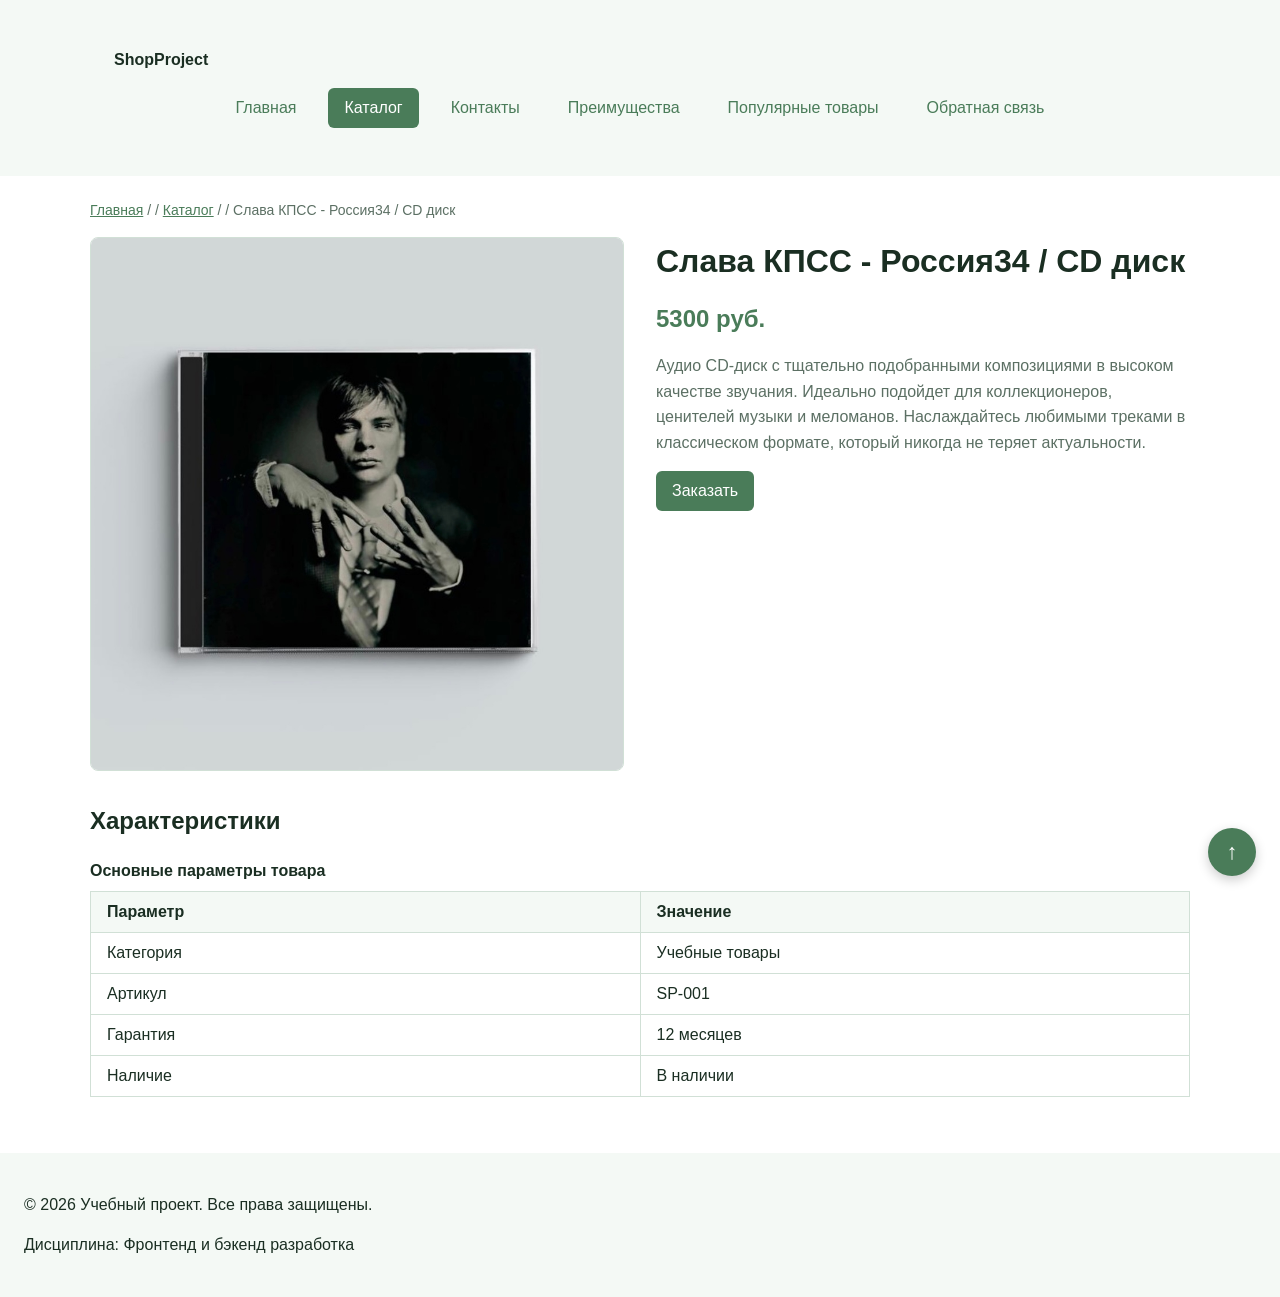
<file: product.html>
<!DOCTYPE html>
<html lang="ru">
<head>
  <meta charset="UTF-8">
  <meta name="viewport" content="width=device-width, initial-scale=1.0">
  <title>Слава КПСС - Россия34 / CD диск — ShopProject</title>
  <meta name="description" content="Подробная информация о товаре 1 в учебном интернет-магазине ShopProject.">
  <link rel="stylesheet" href="css/style.css">
  <script src="js/main.js" defer></script>
</head>
<body id="top">

  <header class="site-header">
    <div class="site-header__inner">
      <a class="site-header__logo" href="index.html">ShopProject</a>

      <nav class="site-nav" aria-label="Основная навигация">
        <ul class="site-nav__list">
          <li class="site-nav__item">
            <a class="site-nav__link" href="index.html">Главная</a>
          </li>
          <li class="site-nav__item">
            <a class="site-nav__link site-nav__link--active" href="catalog.html">Каталог</a>
          </li>
          <li class="site-nav__item">
            <a class="site-nav__link" href="contacts.html">Контакты</a>
          </li>
          <li class="site-nav__item">
            <a class="site-nav__link" href="index.html#advantages">Преимущества</a>
          </li>
          <li class="site-nav__item">
            <a class="site-nav__link" href="index.html#popular">Популярные товары</a>
          </li>
          <li class="site-nav__item">
            <a class="site-nav__link" href="index.html#contacts">Обратная связь</a>
          </li>
        </ul>
      </nav>
    </div>
  </header>

  <main>
    <nav class="breadcrumbs" aria-label="Хлебные крошки">
      <a class="breadcrumbs__link" href="index.html">Главная</a>
      <span class="breadcrumbs__current"> / </span>
      <a class="breadcrumbs__link" href="catalog.html">Каталог</a>
      <span class="breadcrumbs__current"> / Слава КПСС - Россия34 / CD диск </span>
    </nav>

    <article class="product-detail">
      <img 
        class="product-detail__image" 
        src="images/product-1.jpg" 
        alt="Учебный товар 1 — общий вид" 
        width="600" 
        height="400"
      >

      <div class="product-detail__info">
        <h1 class="product-detail__title">Слава КПСС - Россия34 / CD диск</h1>
        <p class="product-detail__price">5300 руб.</p>
        <p class="product-detail__description">
          Аудио CD-диск с тщательно подобранными композициями в высоком качестве звучания. Идеально подойдет для коллекционеров, ценителей музыки и меломанов. Наслаждайтесь любимыми треками в классическом формате, который никогда не теряет актуальности.
        </p>

        <button class="button button--primary product-card__button" type="button" data-product="Товар 1">
          Заказать
        </button>
      </div>
    </article>

    <section class="product-specs" style="max-width: var(--container-width); margin: 0 auto var(--space-xl);">
      <h2>Характеристики</h2>
      <table class="product-table">
        <caption>Основные параметры товара</caption>
        <thead>
          <tr>
            <th>Параметр</th>
            <th>Значение</th>
          </tr>
        </thead>
        <tbody>
          <tr>
            <td>Категория</td>
            <td>Учебные товары</td>
          </tr>
          <tr>
            <td>Артикул</td>
            <td>SP-001</td>
          </tr>
          <tr>
            <td>Гарантия</td>
            <td>12 месяцев</td>
          </tr>
          <tr>
            <td>Наличие</td>
            <td>В наличии</td>
          </tr>
        </tbody>
      </table>
    </section>
  </main>

  <footer id="contacts">
    <p>&copy; 2026 Учебный проект. Все права защищены.</p>
    <p>Дисциплина: Фронтенд и бэкенд разработка</p>
  </footer>
  
  <dialog
    class="order-dialog"
    id="order-dialog"
    aria-labelledby="order-dialog-title">

    <h2 id="order-dialog-title">Оформление заявки</h2>

    <form
      class="order-form"
      id="order-form"
      action="#"
      method="post"
      novalidate>

      <input
        class="order-form__input"
        id="selected-product"
        name="selected-product"
        type="hidden">

      <div class="order-form__field">
        <label class="order-form__label" for="order-name">Имя</label>
        <input
          class="order-form__input"
          id="order-name"
          name="name"
          type="text"
          placeholder="Введите ваше имя"
          minlength="2"
          autocomplete="given-name"
          required>
      </div>

      <div class="order-form__field">
        <label class="order-form__label" for="order-email">E-mail</label>
        <input
          class="order-form__input"
          id="order-email"
          name="email"
          type="email"
          placeholder="example@mail.ru"
          autocomplete="email"
          required>
      </div>

      <div class="order-form__field">
        <label class="order-form__label" for="order-phone">Телефон</label>
        <input
          class="order-form__input"
          id="order-phone"
          name="phone"
          type="tel"
          inputmode="tel"
          placeholder="+7 (900) 000-00-00"
          pattern="^\+7 \(\d{3}\) \d{3}-\d{2}-\d{2}$"
          required>
        <small class="order-form__hint">Формат: +7 (900) 000-00-00</small>
      </div>

      <div class="order-form__field">
        <label class="order-form__label" for="order-date">Дата связи</label>
        <input
          class="order-form__input"
          id="order-date"
          name="date"
          type="date">
      </div>

      <div class="order-form__field">
        <label class="order-form__label" for="order-topic">Тема заявки</label>
        <select
          class="order-form__select"
          id="order-topic"
          name="topic"
          required>
          <option value="">Выберите тему</option>
          <option value="product">Заказ товара</option>
          <option value="consultation">Консультация</option>
          <option value="delivery">Доставка</option>
        </select>
      </div>

      <div class="order-form__field">
        <label class="order-form__label" for="order-comment">Комментарий</label>
        <textarea
          class="order-form__textarea"
          id="order-comment"
          name="comment"
          rows="4"
          placeholder="Укажите дополнительную информацию"
        ></textarea>
      </div>

      <div class="order-form__field order-form__field--checkbox">
        <label class="order-form__label">
          <input
            class="order-form__checkbox"
            id="order-agreement"
            name="agreement"
            type="checkbox"
            required>
          Я согласен на обработку данных
        </label>
      </div>

      <div class="order-form__actions">
        <button
          class="button button--secondary"
          type="button"
          id="close-order-dialog">
          Закрыть
        </button>
        <button
          class="button button--primary"
          type="submit">
          Отправить заявку
        </button>
      </div>
    </form>
  </dialog>

  <p class="success-message" id="success-message" hidden>Форма успешно отправлена!</p>

  <a class="back-to-top" href="#top" aria-label="Вернуться наверх">↑</a>

</body>
</html>
</file>
<file: css/style.css>
/* ===============================
   1. Переменные проекта
   =============================== */

:root {
  --color-bg: #ffffff;
  --color-text: #1a2e22;           /* Темно-зеленоватый текст (мягче, чем черный) */
  --color-muted: #5c7064;          /* Приглушенный серо-зеленый для описаний */
  
  --color-primary: #4a7c59;        /* Основной цвет (спокойный лесной зеленый) */
  --color-primary-dark: #345c3f;   /* Темно-зеленый для ховера кнопок и ссылок */
  
  --color-border: #d1e0d6;         /* Светло-зеленая рамка для карточек и полей */
  --color-surface: #f4f9f5;        /* фон карточек */
  --color-surface-accent: #e7f3ea; /* Фон хедера и hero-блока */
  
  --color-danger: #c0392b;         /* Красный (для скидок) */
  --color-success: #27ae60;        /* Яркий зеленый (для бейджа "Новинка") */
  --color-success-bg: #eefaf0;
  --color-white: #ffffff;

  /* Отступы */
  --space-xs: 4px;
  --space-sm: 8px;
  --space-md: 16px;
  --space-lg: 24px;
  --space-xl: 32px;

  /* Скругления */
  --radius-sm: 6px;
  --radius-md: 8px;
  --radius-lg: 12px;

  /* Размеры */
  --container-width: 1100px;
}


/* ===============================
   2. Базовые стили
   =============================== */

* {
  box-sizing: border-box;
}

body {
  margin: 0;
  font-family: Arial, sans-serif;
  line-height: 1.5;
  color: var(--color-text);
  background-color: var(--color-bg);
}

header,
main,
footer {
  padding: var(--space-lg);
}

header {
  position: sticky;
  top: 0;
  z-index: 100;
}


/* ===============================
   3. Общие элементы интерфейса
   =============================== */

a {
  color: var(--color-primary);
}

a:hover {
  color: var(--color-primary-dark);
}

a:focus-visible {
  outline: 2px solid var(--color-primary);
  outline-offset: 3px;
}

.button {
  display: inline-block;
  padding: var(--space-sm) var(--space-md);
  border: none;
  border-radius: var(--radius-sm);
  font: inherit;
  text-decoration: none;
  cursor: pointer;
}

.button--primary {
  color: var(--color-white);
  background-color: var(--color-primary);
}

.button--primary:hover {
  background-color: var(--color-primary-dark);
}

.button--secondary {
  color: var(--color-primary);
  background-color: transparent;
  border: 1px solid var(--color-primary);
}

.button--secondary:hover {
  color: var(--color-white);
  background-color: var(--color-primary);
}

.button:focus-visible {
  outline: 2px solid var(--color-primary);
  outline-offset: 3px;
}

.button:disabled,
.button--disabled {
  opacity: 0.6;
  cursor: not-allowed;
}

/* Эффект «вдавливания»(начало) */
.button:active {
  transform: translateY(1px);
  background-color: var(--color-primary-dark);
}

.button--primary:active {
  background-color: var(--color-primary-dark);
  transform: translateY(1px);
}

.button--secondary:active {
  background-color: var(--color-surface-accent);
  transform: translateY(1px);
}
/* Эффект «вдавливания»(конец) */

/* ===============================
   4. Компоненты страницы
   =============================== */

header {
  background-color: var(--color-surface);
}

footer {
  background-color: var(--color-surface);
}


/* FLEXBOX ДЛЯ ШАПКИ */

Этап 4. Рефакторинг CSS для шапки и навигации
В css/style.css приведите стили шапки и навигации к БЭМ-структуре:
.site-header {
  background-color: var(--color-surface);
}

.site-header__inner {
  max-width: var(--container-width);
  margin: 0 auto;
  padding: var(--space-lg);
}

.site-header__logo {
  font-weight: 700;
  color: var(--color-text);
  text-decoration: none;
}

.site-nav__list {
  display: flex;
  flex-wrap: wrap;
  justify-content: center;
  align-items: center;
  gap: var(--space-md);
  padding: 0;
  margin: var(--space-md) 0 0;
  list-style: none;
}

.site-nav__link {
  display: inline-block;
  padding: var(--space-sm) var(--space-md);
  color: var(--color-primary);
  text-decoration: none;
  border-radius: var(--radius-sm);
}

.site-nav__link:hover {
  color: var(--color-white);
  background-color: var(--color-primary);
}

.site-nav__link:focus-visible {
  outline: 2px solid var(--color-primary);
  outline-offset: 3px;
}

.site-nav__link--active {
  color: var(--color-white);
  background-color: var(--color-primary);
}

.products-grid {
  display: grid;
  grid-template-columns: repeat(3, 1fr);
  gap: var(--space-lg);
}


.hero {
  max-width: var(--container-width);
  margin: 0 auto var(--space-xl);
  padding: var(--space-xl) var(--space-lg);
  background-color: var(--color-surface-accent);
  border-radius: var(--radius-lg);
  background-image: linear-gradient(to left, #73a977, #8dbd95, #aad0b4, #c8e4d1, #e8f7ee);
}

.section {
  max-width: var(--container-width);
  margin: 0 auto var(--space-xl);
}

.section h2 {
  margin-top: 0;
}

/*

CSS GRID ДЛЯ ТОВАРОВ

«Популярные товары» занимал всю строку 
над тремя карточками, а не становился первой ячейкой сетки

.product-grid h2 {
  grid-column: 1 / -1;
}

*/

.products-grid {
  display: grid;
  grid-template-columns: repeat(3, 1fr);
  gap: var(--space-lg);
}

.product-card {
  position: relative; /* относительно карточки */
  display: flex;
  flex-direction: column;
  gap: var(--space-sm);
  padding: var(--space-md);
  border: 1px solid var(--color-border);
  border-radius: var(--radius-md);
  background-color: var(--color-bg);

  /* добавление плавности(начало) */
  transition: border-color 0.2s ease,
              box-shadow 0.2s ease,
              transform 0.2s ease;
}
  /* добавление плавности(конец) */

.product-card:hover {
  border-color: var(--color-primary);
  box-shadow: 0 6px 16px rgba(0, 0, 0, 0.1); /* мягкая тень под карточкой */
  transform: translateY(-4px); /*  карточка приподнимается на 4px вверх */
}

/*  карточка подсветится при наведении(начало) */
.product-card:focus-within {
  border-color: var(--color-primary);
  box-shadow: 0 0 0 3px rgba(0, 87, 184, 0.15);
}
/*  карточка подсветится при наведении(конец) */

.product-card__title {
  margin: 0;
  color: var(--color-text);
  padding-right: 70px;
}

.product-card__description {
  margin: 0;
  color: var(--color-muted);
}

.product-card__price {
  margin: 0;
  font-weight: 700;
}

.product-card--featured {
  border-color: var(--color-primary);
}

.product-card--discount {
  border-color: var(--color-danger);
}

.product-card--discount .product-card__price {
  color: var(--color-danger);
}

.product-card--new {
  border-color: var(--color-success);
}

.product-card--hit {
  border-color: var(--color-primary-dark);
  box-shadow: 0 2px 8px rgba(0, 87, 184, 0.15);
}

/* бейдж(начало)*/
.product-card__badge {
  position: absolute;
  top: var(--space-sm);
  right: var(--space-sm);
  z-index: 1;

  padding: 2px var(--space-sm);
  font-size: 12px;
  font-weight: 700;
  line-height: 1.4;

  color: var(--color-white);
  background-color: var(--color-primary);
  border-radius: var(--radius-sm);
}

.product-card__badge--new {
  background-color: var(--color-success);
}

.product-card__badge--hit {
  background-color: var(--color-primary-dark);
}

.product-card__badge--discount {
  background-color: var(--color-danger);
}
/* бейдж(конец)*/

.product-card__button {
  margin-top: auto;
  align-self: flex-start;
}

.aside-info {
  max-width: var(--container-width);
  margin: 0 auto var(--space-xl);
  padding: var(--space-md);
  border-left: 4px solid var(--color-primary);
  background-color: var(--color-surface);
}


/* ===============================
   5. Форма и модальное окно
   =============================== */

.order-dialog {
  width: min(100% - 32px, 560px);
  padding: var(--space-lg);
  border: none;
  border-radius: var(--radius-lg);
}

.order-dialog::backdrop {
  background-color: rgba(0, 0, 0, 0.5);
}

.order-dialog__title {
  margin-top: 0;
}


.order-form__field {
  margin-bottom: var(--space-md);
}

.order-form__label {
  display: block;
  margin-bottom: var(--space-xs);
}

.order-form__input,
.order-form__select,
.order-form__textarea {
  width: 100%;
  padding: 10px 12px;
  border: 1px solid var(--color-border);
  border-radius: var(--radius-sm);
  font: inherit;
}

.order-form__input:hover,
.order-form__select:hover,
.order-form__textarea:hover {
  border-color: var(--color-primary);
}

.order-form__input:focus-visible,
.order-form__select:focus-visible,
.order-form__textarea:focus-visible {
  outline: 2px solid var(--color-primary);
  outline-offset: 3px;
}

.order-form__actions {
  display: flex;
  gap: var(--space-md);
  margin-top: var(--space-lg);
}

.order-form__checkbox {
  width: auto;
}

.order-form__hint {
  display: block;
  margin-top: var(--space-xs);
  color: var(--color-muted);
}

.order-form__input[aria-invalid="true"],
.order-form__select[aria-invalid="true"],
.order-form__textarea[aria-invalid="true"] {
  border-color: var(--color-danger);
}

.order-form__input:focus,
.order-form__select:focus,
.order-form__textarea:focus {
  border-color: var(--color-primary);
}

.success-message {
  max-width: var(--container-width);
  margin: var(--space-lg) auto;
  padding: var(--space-md);
  border-left: 4px solid var(--color-success);
  background-color: var(--color-success-bg);
}

.breadcrumbs {
  max-width: var(--container-width);
  margin: 0 auto var(--space-md);
  font-size: 14px;
  color: var(--color-muted);
}

.breadcrumbs__link {
  color: var(--color-primary);
}

.breadcrumbs__current::before {
  content: " / ";
  color: var(--color-muted);
}

html {
  scroll-behavior: smooth;
}

:target {
  outline: 2px dashed var(--color-primary);
  outline-offset: 4px;
}
.catalog-layout {
  max-width: var(--container-width);
  margin: 0 auto var(--space-xl);
  display: grid;
  grid-template-columns: 260px 1fr;
  grid-template-areas: "filters products";
  gap: var(--space-lg);
}

.catalog-filters {
  grid-area: filters;

  /* для sticky-фильтра(начало) */
  position: sticky;
  top: var(--space-lg);
  align-self: start;
  /* для sticky-фильтра(конец) */

  padding: var(--space-md);
  border: 1px solid var(--color-border);
  border-radius: var(--radius-md);
  background-color: var(--color-surface);
}

.catalog-products {
  grid-area: products;
}
.catalog-filters__form {
  display: grid;
  gap: var(--space-md);
}

.catalog-filters__fieldset {
  margin: 0;
  padding: var(--space-md);
  border: 1px solid var(--color-border);
  border-radius: var(--radius-sm);
}

.catalog-filters__legend {
  font-weight: 700;
}

.catalog-filters__label {
  display: flex;
  align-items: center;
  gap: var(--space-sm);
  margin-bottom: var(--space-sm);
}

.catalog-filters__input {
  width: 100%;
  padding: 8px 10px;
  border: 1px solid var(--color-border);
  border-radius: var(--radius-sm);
  font: inherit;
}

.catalog-filters__input--checkbox {
  width: auto;
}

.catalog-filters__form .button {
  justify-self: start;
}
/* ===============================
   Кнопка «Наверх»
   =============================== */

.back-to-top {
  position: fixed;
  right: var(--space-lg);
  bottom: var(--space-lg);
  z-index: 100;

  width: 48px;
  height: 48px;

  display: flex;
  align-items: center;
  justify-content: center;

  font-size: 22px;
  line-height: 1;

  color: var(--color-white);
  background-color: var(--color-primary);

  border: none;
  border-radius: 50%;
  cursor: pointer;

  box-shadow: 0 4px 12px rgba(0, 0, 0, 0.2);

  transition: background-color 0.2s ease, transform 0.2s ease;
}

.back-to-top:hover {
  background-color: var(--color-primary-dark);
  transform: translateY(-3px);
}

.back-to-top:focus-visible {
  outline: 2px solid var(--color-primary);
  outline-offset:3px;
}

.back-to-top[hidden] {
  display: none;
}
/* ===============================
   Кнопка «Наверх» (без JS)
   =============================== */

.back-to-top {
  position: fixed;
  right: var(--space-lg);
  bottom: var(--space-lg);
  z-index: 100;

  width: 48px;
  height: 48px;

  display: flex;
  align-items: center;
  justify-content: center;

  font-size: 22px;
  line-height: 1;
  text-decoration: none;

  color: var(--color-white);
  background-color: var(--color-primary);

  border-radius: 50%;

  box-shadow: 0 4px 12px rgba(0, 0, 0, 0.2);

  transition: background-color 0.2s ease, transform 0.2s ease;
}

.back-to-top:hover {
  background-color: var(--color-primary-dark);
  transform: translateY(-3px);
}

.back-to-top:focus-visible {
  outline: 2px solid var(--color-primary);
  outline-offset: 3px;
}


/* ===============================
   FAQ (Частые вопросы) начало
   =============================== */
.faq {
  max-width: var(--container-width);
  margin: 0 auto var(--space-xl);
}

.faq__title {
  margin-top: 0;
  margin-bottom: var(--space-lg);
}

.faq__list {
  display: flex;
  flex-direction: column;
  gap: var(--space-sm);
}

.faq__item {
  border: 1px solid var(--color-border);
  border-radius: var(--radius-md);
  background-color: var(--color-bg);
  overflow: hidden; /* чтобы фон не вылезал за скругления */
}

.faq__item[open] {
  border-color: var(--color-primary); /* выделяем открытый вопрос */
}

.faq__question {
  padding: var(--space-md);
  font-weight: 700;
  cursor: pointer;
  list-style: none; /* убираем стандартный треугольник */
  display: flex;
  justify-content: space-between;
  align-items: center;
}

/* Убираем стандартный треугольник в Safari */
.faq__question::-webkit-details-marker {
  display: none;
}

/* Добавляем свою стрелочку через псевдоэлемент */
.faq__question::after {
  content: "+";
  font-size: 20px;
  font-weight: 400;
  color: var(--color-primary);
  transition: transform 0.2s ease;
}

.faq__item[open] .faq__question::after {
  content: "−";
}

.faq__question:hover {
  background-color: var(--color-surface);
}

.faq__question:focus-visible {
  outline: 2px solid var(--color-primary);
  outline-offset: -2px; /* сдвигаем внутрь, чтобы не обрезалось */
}

.faq__answer {
  margin: 0;
  padding: 0 var(--space-md) var(--space-md);
  color: var(--color-muted);
  border-top: 1px solid var(--color-border);
  padding-top: var(--space-md);
}
/* ===============================
   FAQ (Частые вопросы) конец
   =============================== */



   /* ===============================
   Отзывы(начало блока)
   =============================== */
.reviews {
  max-width: var(--container-width);
  margin: 0 auto var(--space-xl);
}

.reviews__title {
  margin-top: 0;
  margin-bottom: var(--space-lg);
}

.reviews__list {
  display: grid;
  grid-template-columns: repeat(auto-fit, minmax(280px, 1fr));
  gap: var(--space-lg);
}

.review-card {
  padding: var(--space-md);
  border: 1px solid var(--color-border);
  border-radius: var(--radius-md);
  background-color: var(--color-surface);
}

.review-card__stars {
  color: #f5b301; /* золотой цвет для звезд */
  font-size: 20px;
  margin-bottom: var(--space-sm);
  letter-spacing: 2px;
}

.review-card__text {
  margin: 0 0 var(--space-md);
  color: var(--color-text);
  font-style: italic;
}

.review-card__author {
  margin: 0;
  font-weight: 700;
  color: var(--color-primary);
  text-align: right;
}
   /* ===============================
   Отзывы(конец блока)
   =============================== */


   /* ===============================
   параметры изображения(начало блока)
   =============================== */
  img {
    max-width: 100%;
    height: auto;
    display: block;
}
   /* ===============================
   параметры изображения(конец блока)
   =============================== */


   /* ===============================
   Страница товара (product.html) начало блока
   =============================== */
.product-detail {
  max-width: var(--container-width);
  margin: 0 auto var(--space-xl);
  display: grid;
  grid-template-columns: 1fr 1fr;
  gap: var(--space-xl);
  align-items: start;
}

.product-detail__image {
  width: 100%;
  border-radius: var(--radius-md);
  border: 1px solid var(--color-border);
}

.product-detail__info {
  display: flex;
  flex-direction: column;
  gap: var(--space-md);
}

.product-detail__title {
  margin: 0;
  font-size: 32px;
}

.product-detail__price {
  margin: 0;
  font-size: 24px;
  font-weight: 700;
  color: var(--color-primary);
}

.product-detail__description {
  margin: 0;
  color: var(--color-muted);
  line-height: 1.6;
}

/* Таблица характеристик */
.product-table {
  width: 100%;
  border-collapse: collapse;
  margin-top: var(--space-md);
}

.product-table caption {
  font-weight: 700;
  margin-bottom: var(--space-sm);
  text-align: left;
}

.product-table th, 
.product-table td {
  padding: var(--space-sm) var(--space-md);
  border: 1px solid var(--color-border);
  text-align: left;
}

.product-table th {
  background-color: var(--color-surface);
  width: 40%;
}

/* Адаптив для маленьких экранов */
@media (max-width: 768px) {
  .product-detail {
    grid-template-columns: 1fr;
  }
}
   /* ===============================
   Страница товара (product.html) конец блока
   =============================== */



   /* ===============================
   стили для картинок в каталог (начало блока)
   =============================== */
.product-card__image {
  width: 100%;
  aspect-ratio: 1 / 1; /* Делает картинки квадратными (можно 4/3 или 16/9) */
  object-fit: cover; /* Обрезает картинку, чтобы она заполнила квадрат без искажений */
  border-radius: var(--radius-sm);
  margin-bottom: var(--space-sm);
  background-color: var(--color-surface); /* Серый фон, пока грузится */
}
   /* ===============================
   стили для картинок в каталог (конец блока)
   =============================== */
</file>
